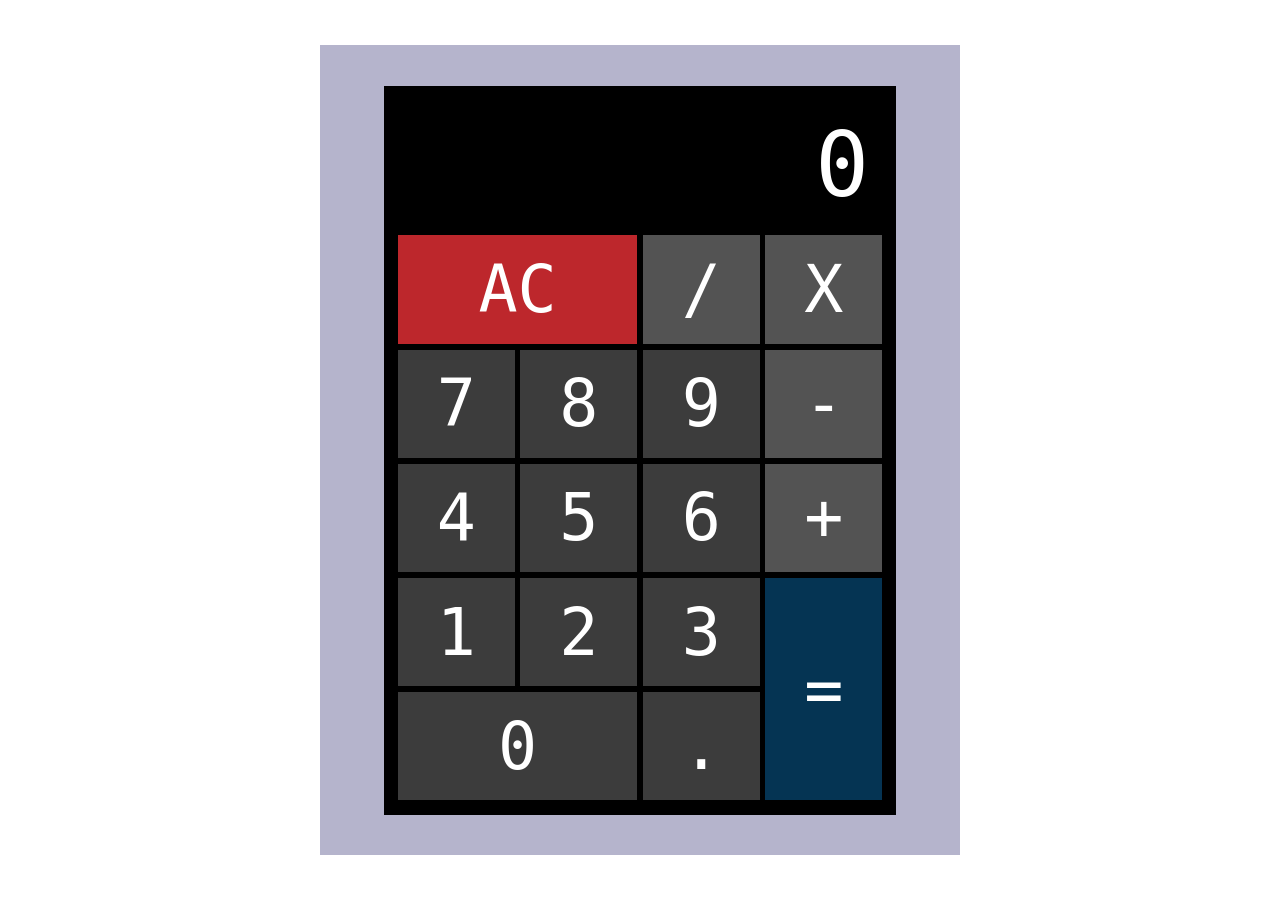
<file: ASSIGNMENT-8-CALCULATOR/INDEX.HTML>
<!DOCTYPE html>
<html lang="en">

<head>
    <meta charset="UTF-8">
    <meta name="viewport" content="width=device-width, initial-scale=1.0">
    <title>Document</title>
    <link rel="stylesheet" href="./INDEX.CSS">
</head>

<body>
    <div id="main-box">
        <div id="container">
            <div class="boxes z1">0</div>
            <div class="boxes AC">AC</div>
            <div class="boxes DASH">/</div>
            <div class="boxes X">X</div>
            <div class="boxes N7">7</div>
            <div class="boxes N8">8</div>
            <div class="boxes N9">9</div>
            <div class="boxes MINUS">-</div>
            <div class="boxes N4">4</div>
            <div class="boxes N5">5</div>
            <div class="boxes N6">6</div>
            <div class="boxes PLUS">+</div>
            <div class="boxes N1">1</div>
            <div class="boxes N2">2</div>
            <div class="boxes N3">3</div>
            <div class="boxes EQ">=</div>
            <div class="boxes N0">0</div>
            <div class="boxes DOT">.</div>
        </div>
    </div>
</body>

</html>
</file>
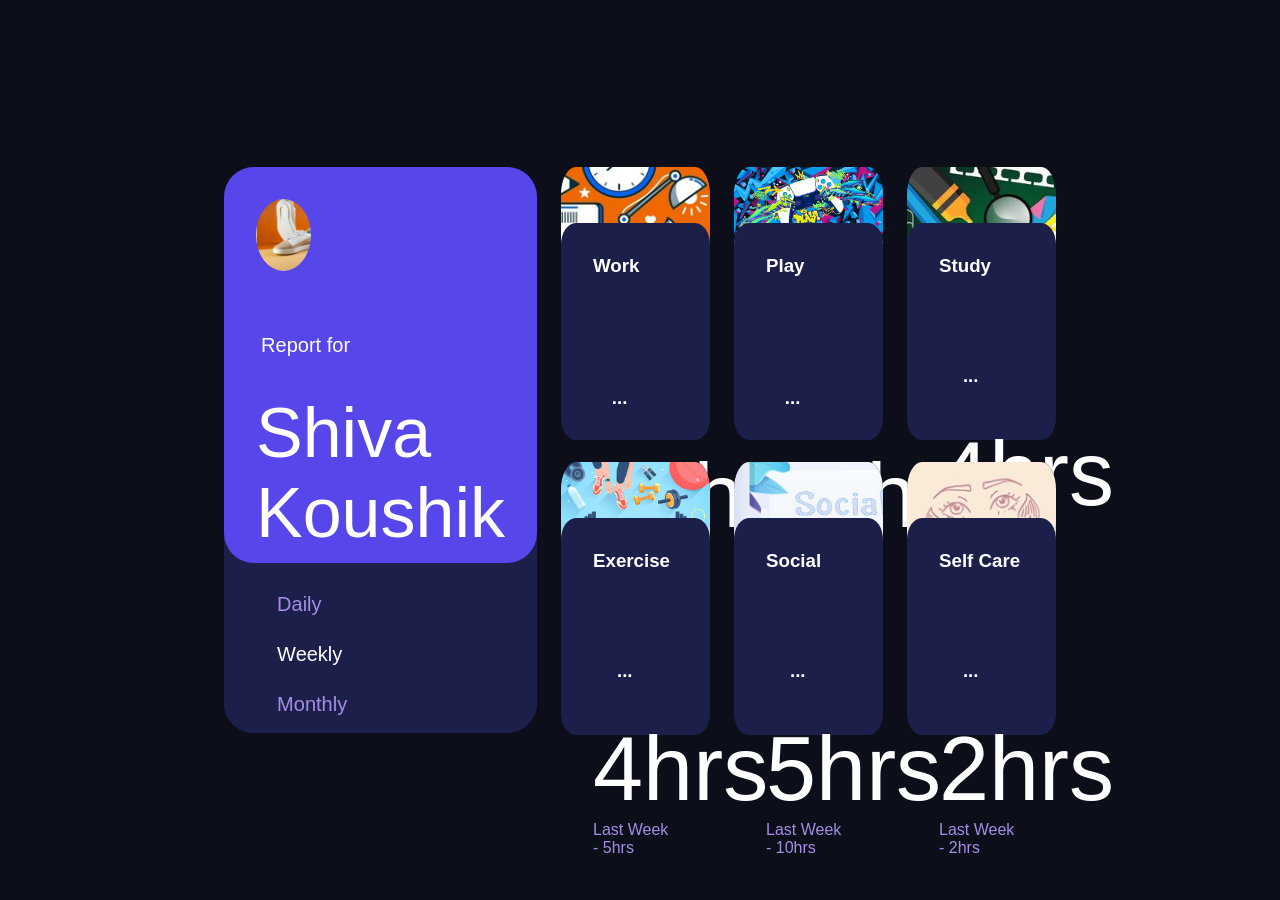
<file: ASSIGNMENT-9-DASHBOARD/INDEX.HTML>
<!DOCTYPE html>
<html lang="en">

<head>
    <meta charset="UTF-8">
    <meta name="viewport" content="width=device-width, initial-scale=1.0">
    <title>Document</title>
    <link rel="stylesheet" href="./INDEX.CSS">
</head>

<body>
    <div id="dashboard">
        <div class="boxes b1">
            <div id="profile-card">
                <div id="image"></div>
                <div id="details">
                    <p style="font-size: 20px; margin-left: 0.4vw; color: white; font-weight: 100;">Report for</p>
                    <h1 style="font-size: 70px; color: white; font-weight: lighter;">Shiva <br> Koushik</h1>
                </div>
            </div>
            <div id="toggle">
                <ul>
                    <li style="font-size: 20px; margin-left: 0.4vw; color: rgb(164, 142, 228); font-weight: 100;">Daily</li>
                    <li style="font-size: 20px; margin-left: 0.4vw; color: white; font-weight: 100;">Weekly</li>
                    <li style="font-size: 20px; margin-left: 0.4vw; color: rgb(164, 142, 228); font-weight: 100;">Monthly</li>
                </ul>
            </div>
        </div>
        <div class="boxes b2">
            <div class="background-tile"
                style="background-image: url(./work.jpg); background-size: cover;">
            </div>
            <div class="foreground-tile">
                <h3>Work &emsp; &emsp; &emsp; &emsp; &emsp; &emsp; &emsp; &emsp; &emsp; &emsp; &emsp; &emsp; &emsp;
                    &emsp; &emsp; &emsp; &emsp;...</h3>
                <h1>32hrs</h1>
                <p>Last Week - 36hrs</p>
            </div>
        </div>
        <div class="boxes b3">
            <div class="background-tile"
                style="background-image:url(./play.jpg); background-size: contain;">
            </div>
            <div class="foreground-tile">
                <h3>Play &emsp; &emsp; &emsp; &emsp; &emsp; &emsp; &emsp; &emsp; &emsp; &emsp; &emsp; &emsp; &emsp;
                    &emsp; &emsp; &emsp; &emsp;...</h3>
                <h1>10hrs</h1>
                <p>Last Week - 8hrs</p>
            </div>
        </div>
        <div class="boxes b4">
            <div class="background-tile"
                style="background-image: url(./studyy.jpg); background-size: cover;">
            </div>
            <div class="foreground-tile">
                <h3>Study &emsp; &emsp; &emsp; &emsp; &emsp; &emsp; &emsp; &emsp; &emsp; &emsp; &emsp; &emsp; &emsp;
                    &emsp; ...</h3>
                <h1>4hrs</h1>
                <p>Last Week - 7hrs</p>
            </div>
        </div>
        <div class="boxes b5">
            <div class="background-tile"
                style="background-image: url(./exercise.jpg); background-size: contain;">
            </div>
            <div class="foreground-tile">
                <h3>Exercise &emsp; &emsp; &emsp; &emsp; &emsp; &emsp; &emsp; &emsp; &emsp; &emsp; &emsp; &emsp; &emsp;
                    ...</h3>
                <h1>4hrs</h1>
                <p>Last Week - 5hrs</p>
            </div>
        </div>
        <div class="boxes b6">
            <div class="background-tile"
                style="background-image: url(./social.jpg); background-size: cover;">
            </div>
            <div class="foreground-tile">
                <h3>Social &emsp; &emsp; &emsp; &emsp; &emsp; &emsp; &emsp; &emsp; &emsp; &emsp; &emsp; &emsp; &emsp;
                    &emsp; ...</h3>
                <h1>5hrs</h1>
                <p>Last Week - 10hrs</p>
            </div>
        </div>
        <div class="boxes b7">
            <div class="background-tile"
                style="background-image: url(./self-care.jpg); background-size: cover;">
            </div>
            <div class="foreground-tile">
                <h3>Self Care &emsp; &emsp; &emsp; &emsp; &emsp; &emsp; &emsp; &emsp; &emsp; &emsp; &emsp; &emsp; &emsp;
                    ...</h3>
                <h1>2hrs</h1>
                <p>Last Week - 2hrs</p>
            </div>
        </div>
    </div>
</body>

</html>
</file>
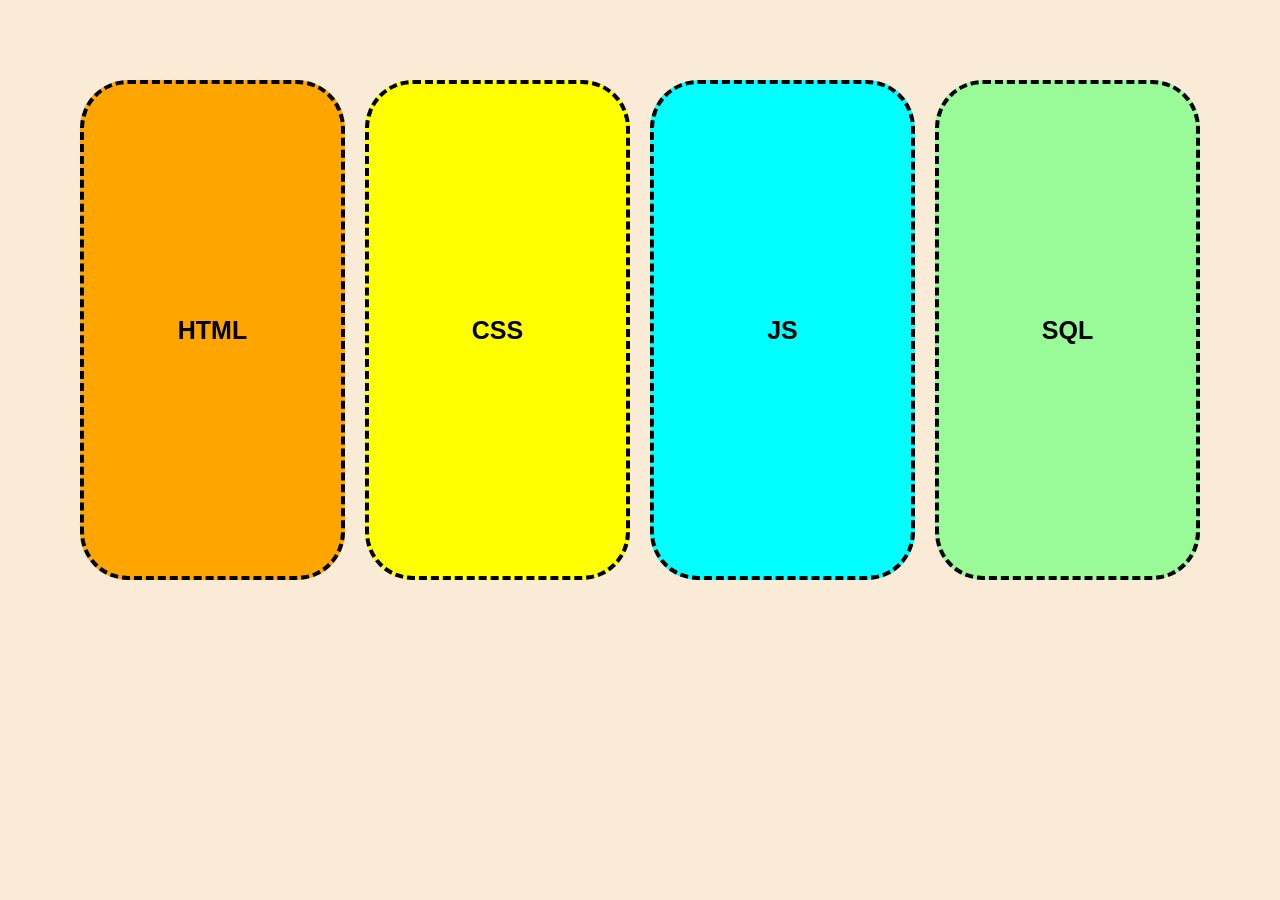
<file: ASSIGNMENT-13-FLIPPING-CARDS/CARDS.HTML>
<!DOCTYPE html>
<html lang="en">

<head>
    <meta charset="UTF-8">
    <meta name="viewport" content="width=device-width, initial-scale=1.0">
    <title>Document</title>
    <link rel="stylesheet" href="./CARDS.CSS">
</head>

<body>
    <div id="cards">
        <div class="card o">
            <div class="front">HTML</div>
            <div class="back">Hyper Text Markup Language</div>
        </div>
        <div class="card o1">
            <div class="front">CSS</div>
            <div class="back">Cascading Style Sheets</div>
        </div>
        <div class="card o2">
            <div class="front">JS</div>
            <div class="back">Java Script</div>
        </div>
        <div class="card o3">
            <div class="front">SQL</div>
            <div class="back">Structured Query Language</div>
        </div>
    </div>
</body>

</html>
</file>
<file: ASSIGNMENT-8-CALCULATOR/INDEX.CSS>
* {
    
    box-sizing: border-box;
    margin: 0;
    padding: 0;
    font-family: monospace;
}

body {
    height: 100vh;
    width: 100vw;
    display: flex;
    justify-content: center;
    align-items: center;
}

#main-box {
    height: 90%;
    width: 50%;
    background-color: rgb(181,180,204);
    display: flex;
    justify-content: center;
    align-items: center;
}

#container {
    height: 90%;
    width: 80%;
    display: grid;
    grid-template-columns: repeat(4,1fr);
    grid-template-rows: repeat(6,1fr);
    gap: 0.3rem;
    background-color: black;
    padding: 1rem;
}
.boxes {
    background-color: aqua;
    border: 0.1rem solid black;
    color: white;
    display: flex;
    justify-content: center;
    align-items: center;
    font-size: 5REM;
    background-color: rgb(60,60,60);
    padding: 1rem;

}
.z1{
    grid-column-start: 1;
    grid-column-end:5;
    display: flex;
    justify-content: right;
    align-items: end;
    font-size: 6.875rem;
    background-color: black;
}
.AC{
    grid-column-start: 1;
    grid-column-end: 3;
    background-color: rgb(189,39,44);
}
.EQ{
    grid-row-start: 5;
    grid-row-end: 7;
    grid-column-start: 4;
    grid-column-end: 5;
    background-color: rgb(5,52,83);
}
.N0{
    grid-column-start: 1;
    grid-column-end: 3;
}
.X,.MINUS,.PLUS,.DASH{
    background-color: rgb(83,83,83);
}
</file>
<file: ASSIGNMENT-9-DASHBOARD/INDEX.CSS>
* {
    margin: 0;
    padding: 0;
    box-sizing: border-box;
    font-family: sans-serif;
}

body {
    background-color: rgb(12, 15, 26);
    display: flex;
    justify-content: center;
}

#dashboard {
    height: 70vh;
    width: 70vw;

    margin-top: 15vh;
    display: grid;
    padding: 2rem;
    grid-template-columns: repeat(4, 1fr);
    grid-template-rows: repeat(2, 1fr);
    gap: 1.5rem;
}

.boxes {
    background-color: black;
    border-radius: 10%;
}

.b1 {
    grid-row-start: 1;
    grid-row-end: 3;
    border-radius: 30px;
    background-color: rgb(29, 31, 75);
}

/* profile section */
.boxes.b1 #profile-card {
    height: 70%;
    width: 100%;
    background-color: rgb(87, 70, 234);
    border-radius: 1.88rem;
    padding: 2rem;
}

.boxes.b1 #profile-card #image {
    height: 8vh;
    width: 4.3vw;
    border-radius: 50%;
    background-image: url('./main-pic.png');
    background-size: cover;
}

.boxes.b1 #profile-card #details {
    margin-top: 7vh;
}

.boxes.b1 #toggle {
    background-color: rgb(29, 31, 75);
    height: 30%;
    width: 100%;
    border-radius: 0 0 1.88rem 1.88rem;
    padding-left: 3rem;
    padding-top: 1rem;
}

.boxes.b1 #toggle ul {
    line-height: 50px;
    list-style: none;
}

/* information tiles - applied to b2 through b7 */
.boxes:not(.b1) {
    position: relative;
}

.boxes:not(.b1) .background-tile {
    height: 100%;
    width: 100%;
    position: absolute;

    border-radius: 10%;
    background-image: url('./main-pic.png');
}

.boxes:not(.b1) .foreground-tile {
    height: 80%;
    width: 100%;
    background-color: rgb(29, 31, 75);
    top: 6.2vh;
    position: absolute;
    border-radius: 10%;
    padding: 2rem;
    color: white;
}

/* paragraph text */

p {
    color: rgb(164, 142, 228);
}

h1 {
    font-size: 5.625em;
    color: white;
    font-weight: lighter;
    margin-top: 4vh;
}

h3{
    font-size: 1.17em;
}
</file>
<file: ASSIGNMENT-13-FLIPPING-CARDS/CARDS.CSS>
* {
    margin: 0;
    padding: 0;
    box-sizing: border-box;
    font-family: sans-serif;
}

body {
    background-color: antiquewhite;
    padding: 80px;
}

#cards {
    height: 500px;
    width: 100%;
    display: flex;
    gap: 20px;
}

.card {
    height: 100%;
    width: 25%;
    border-radius: 3rem;
    border: 4px dashed black;
    position: relative;
    display: flex;
    justify-content: center;
    align-items: center;
    font-size: 25px;
    font-weight: bold;
    transform-style: preserve-3d;
    transition: transform 0.8s ease, background-color 0.5s ease;
}

.front,
.back {
    position: absolute;
    backface-visibility: hidden;
}

.back {
    transform: rotateY(180deg);
}

.card:hover {
    transform: rotateY(180deg);
}


.o {
    background-color: orange;
}

.o1 {
    background-color: yellow;
}

.o2 {
    background-color: aqua;
}

.o3 {
    background-color: palegreen;
}


.o:hover {
    background-color: aqua;
    transform: rotateY(180deg);
}

.o1:hover {
    background-color: palegreen;
    transform: rotateY(180deg);
}

.o2:hover {
    background-color: orange;
    transform: rotateY(180deg);
}

.o3:hover {
    background-color: yellow;
    transform: rotateY(180deg);
}

color fix .o:hover~.o2 {
    background-color: orange;
}

.o1:hover~.o3 {
    background-color: yellow;
}

#cards:has(.o2:hover) .o {
    background-color: aqua;
}

#cards:has(.o3:hover) .o1 {
    background-color: palegreen;
}
</file>
